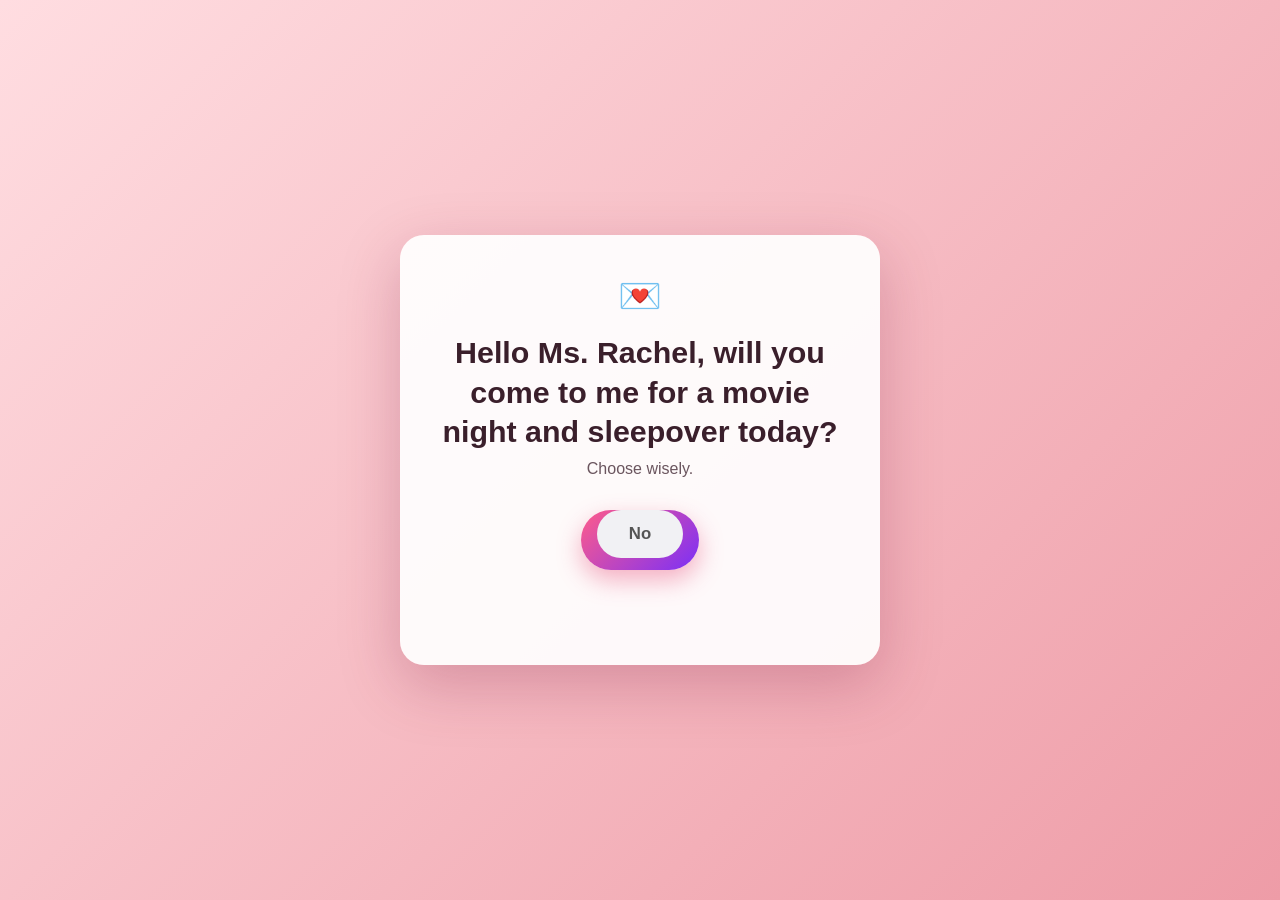
<file: index.html>
<!DOCTYPE html>
<html lang="en">
<head>
<meta charset="UTF-8">
<meta name="viewport" content="width=device-width, initial-scale=1.0">
<title>A Question For You</title>
<link rel="stylesheet" href="style.css">
</head>
<body>
  <div class="card">
    <div class="emoji-row">💌</div>
    <h1>Hello Ms. Rachel, will you come to me for a movie night and sleepover today?</h1>
    <p class="subtitle">Choose wisely.</p>

    <div class="choices">
      <button id="yes-btn">Yes 💖</button>
      <button id="no-btn">No</button>
    </div>

    <p class="dodge-note" id="dodge-note">&nbsp;</p>
  </div>

  <script src="script.js"></script>
</body>
</html>
</file>
<file: style.css>
:root {
  --pink: #ff5c8a;
  --pink-dark: #e63e6d;
  --purple: #7b2ff7;
  --bg1: #ffdde1;
  --bg2: #ee9ca7;
  --card-bg: rgba(255, 255, 255, 0.92);
  --text: #3a1f2b;
}

* {
  box-sizing: border-box;
}

html, body {
  height: 100%;
}

body {
  margin: 0;
  min-height: 100vh;
  font-family: "Segoe UI", "Trebuchet MS", Tahoma, sans-serif;
  background: linear-gradient(135deg, var(--bg1), var(--bg2));
  color: var(--text);
  display: flex;
  align-items: center;
  justify-content: center;
  padding: 24px;
  overflow-x: hidden;
}

.card {
  background: var(--card-bg);
  border-radius: 24px;
  padding: 40px 32px;
  max-width: 480px;
  width: 100%;
  box-shadow: 0 20px 60px rgba(123, 20, 60, 0.25);
  text-align: center;
  position: relative;
}

h1 {
  font-size: 1.9rem;
  margin: 0 0 8px;
  line-height: 1.3;
}

.subtitle {
  margin: 0 0 32px;
  opacity: 0.75;
  font-size: 1rem;
}

.emoji-row {
  font-size: 2.2rem;
  margin-bottom: 16px;
}

/* --- Yes/No page --- */

.choices {
  display: flex;
  gap: 20px;
  justify-content: center;
  margin-top: 24px;
  position: relative;
  min-height: 60px;
}

button {
  font-family: inherit;
  font-size: 1.05rem;
  font-weight: 600;
  border: none;
  border-radius: 999px;
  padding: 14px 32px;
  cursor: pointer;
  transition: transform 0.15s ease, box-shadow 0.15s ease;
}

button:hover {
  transform: translateY(-2px);
}

#yes-btn {
  background: linear-gradient(135deg, var(--pink), var(--purple));
  color: white;
  box-shadow: 0 10px 24px rgba(230, 62, 109, 0.4);
}

#no-btn {
  background: #f1f1f4;
  color: #555;
  position: fixed;
  z-index: 50;
  transition: transform 0.12s ease;
}

.dodge-note {
  margin-top: 18px;
  min-height: 22px;
  font-size: 0.95rem;
  color: var(--pink-dark);
  font-weight: 600;
}

/* --- "Yes" confirmation page --- */

.celebrate-gif {
  width: 100%;
  max-width: 320px;
  border-radius: 16px;
  margin: 0 auto 24px;
  display: block;
  box-shadow: 0 10px 30px rgba(123, 20, 60, 0.2);
}
</file>
